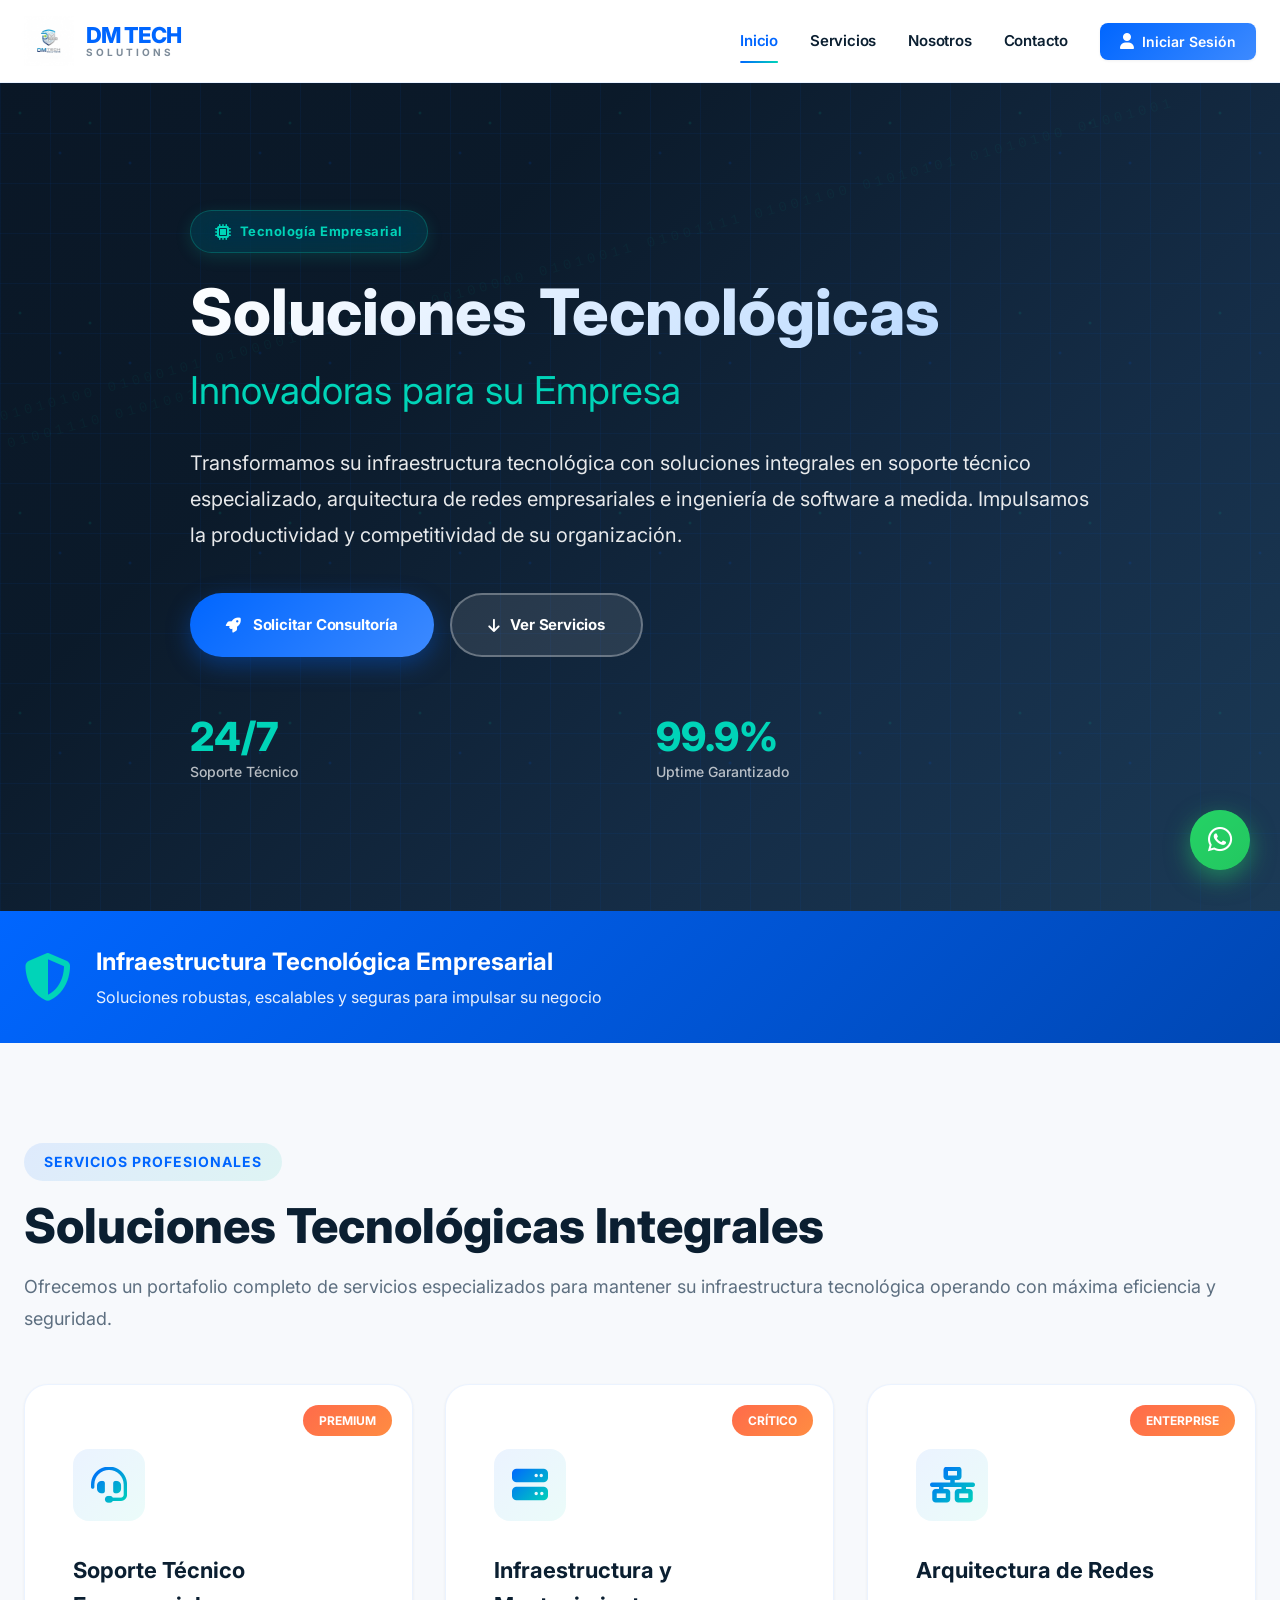
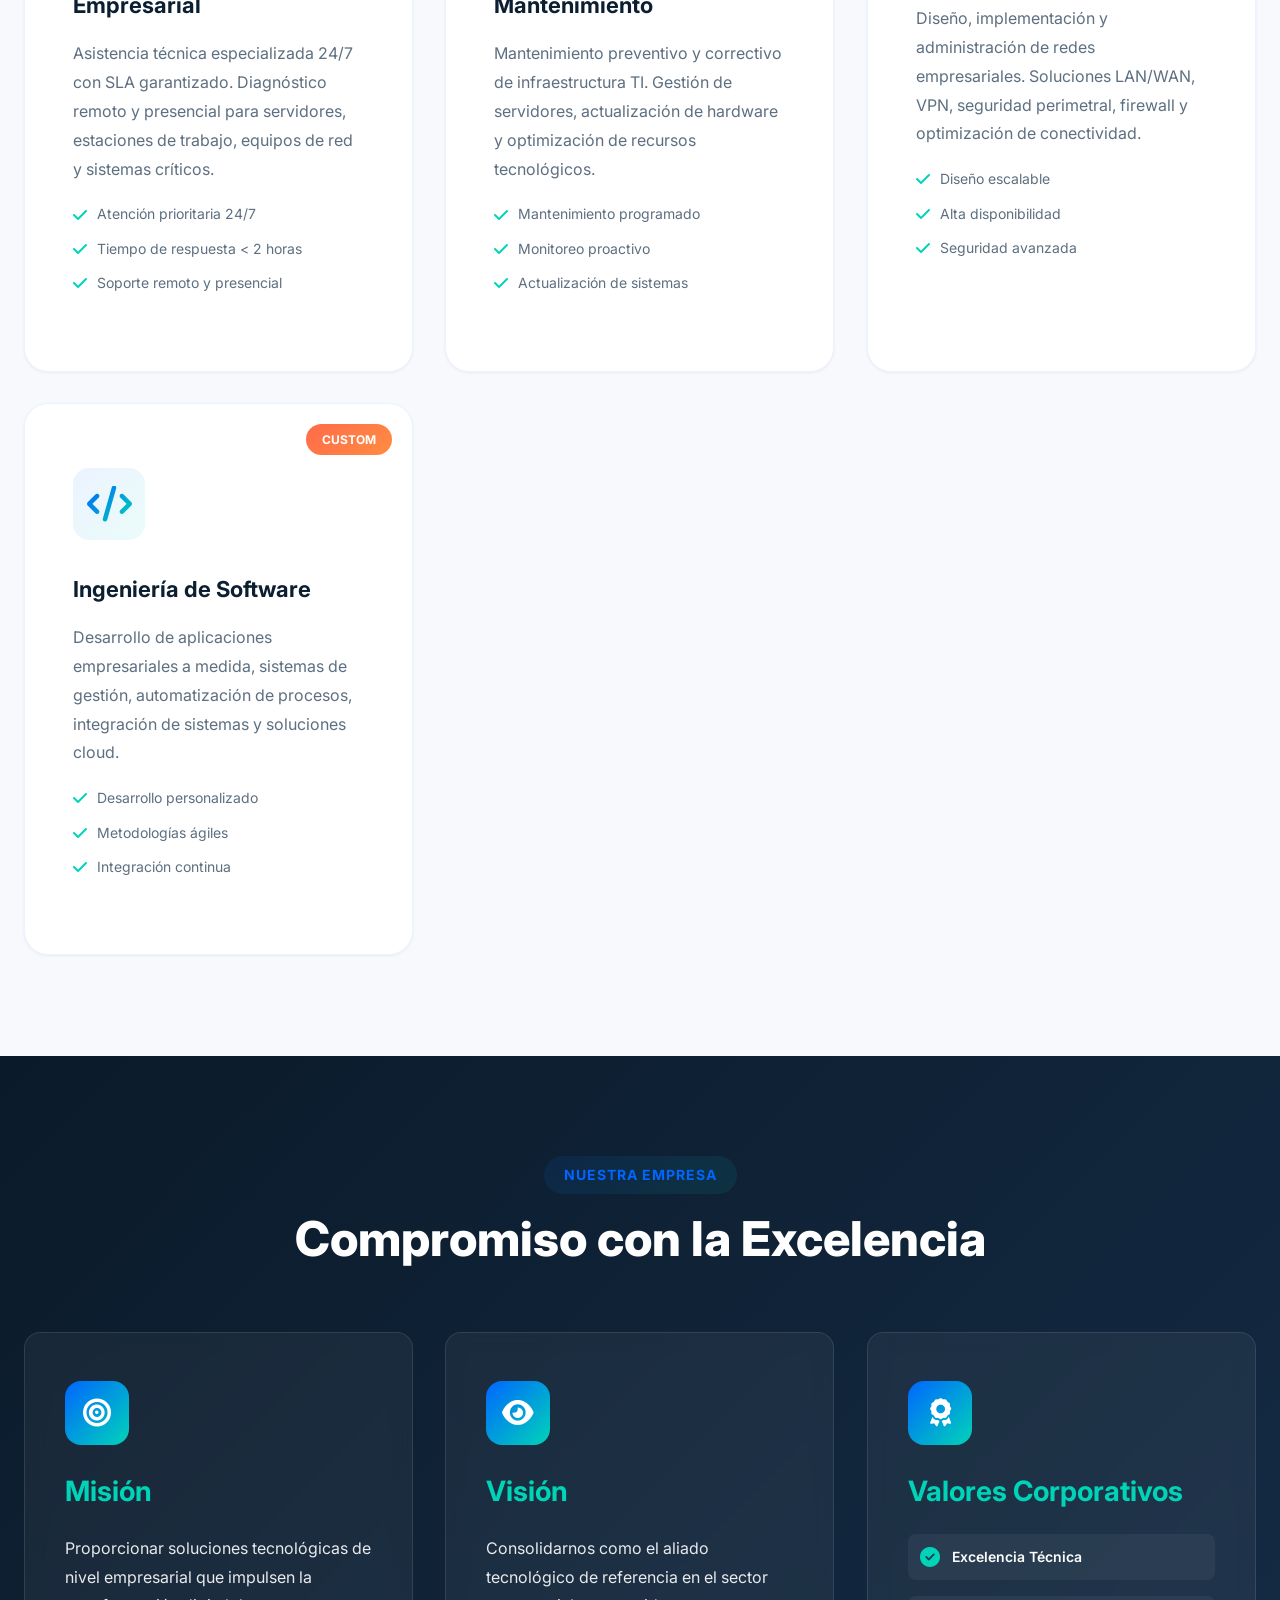
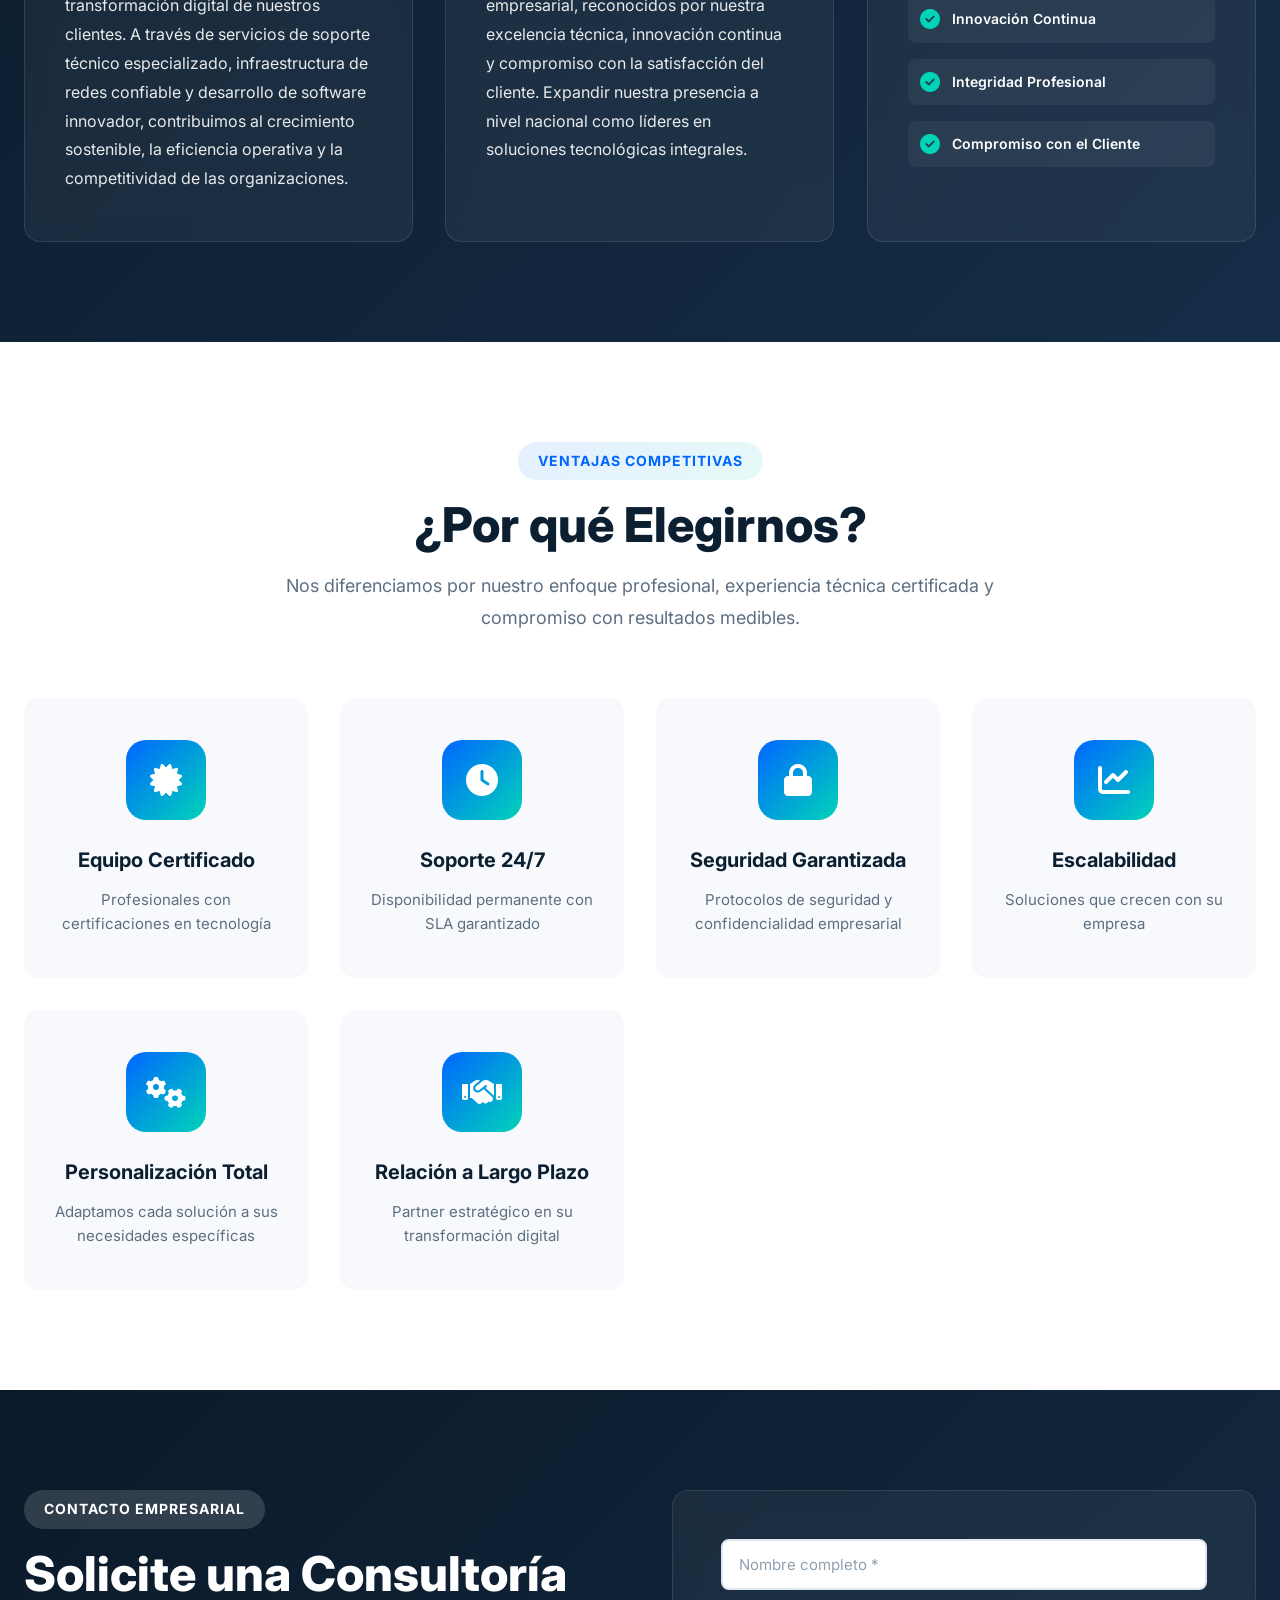
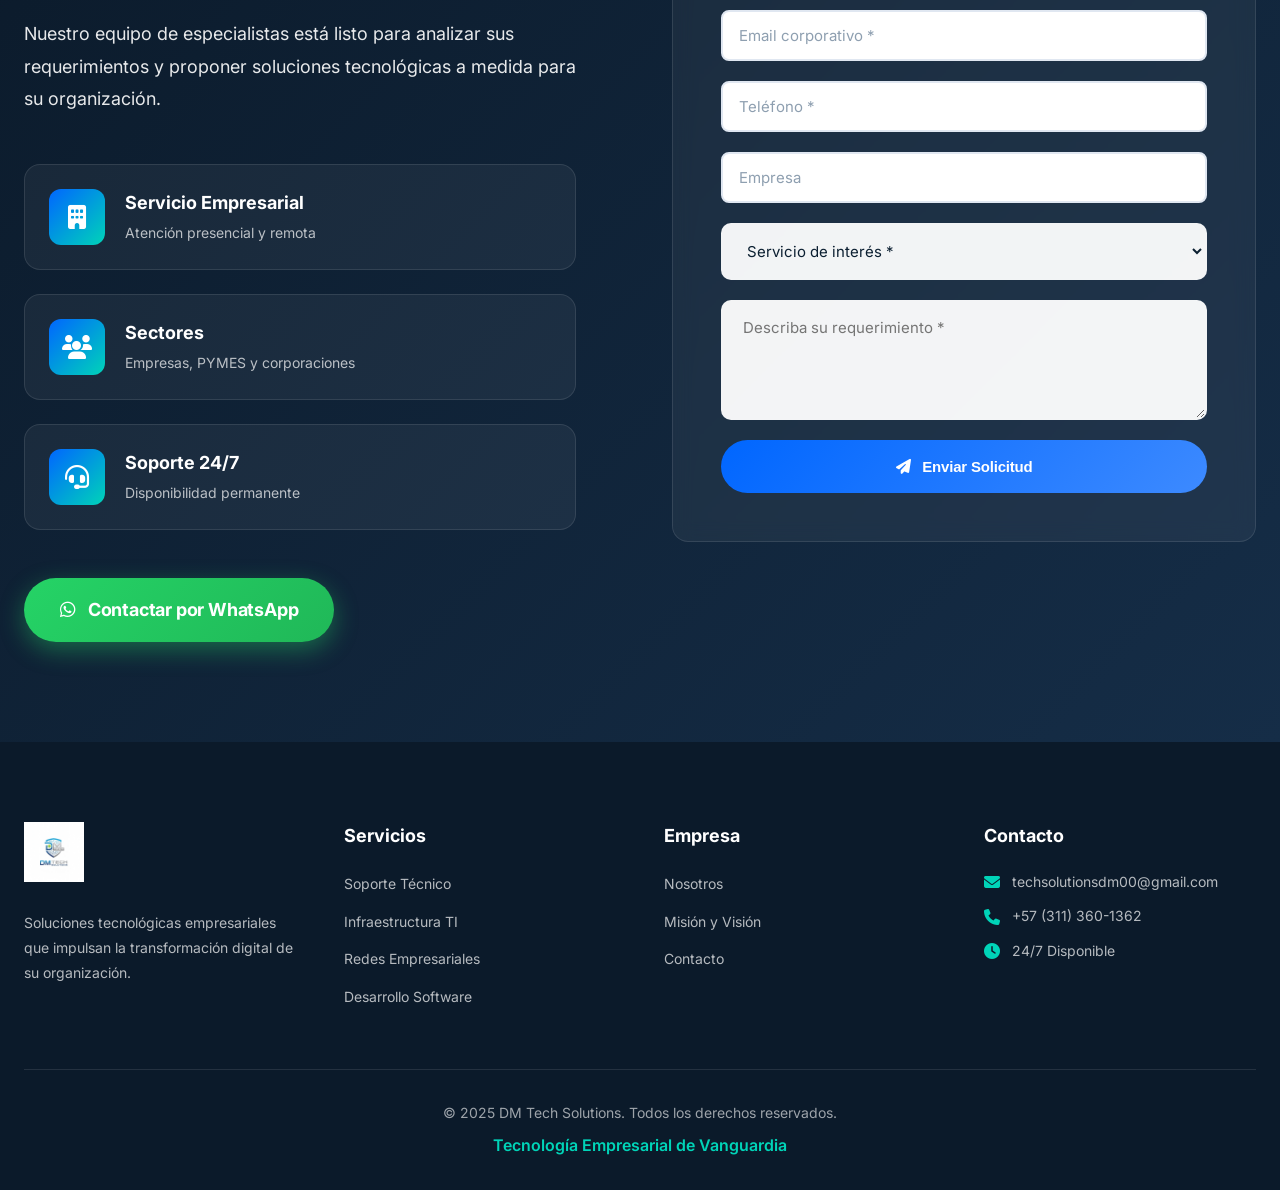
<file: index.html>
<!DOCTYPE html>
<html lang="es">
<head>
    <meta charset="UTF-8">
    <meta name="viewport" content="width=device-width, initial-scale=1.0">
    <meta name="description" content="DM Tech Solutions - Soluciones tecnológicas empresariales. Soporte técnico especializado, infraestructura de redes y desarrollo de software a medida.">
    <meta name="keywords" content="soporte técnico, infraestructura TI, redes empresariales, desarrollo software, consultoría tecnológica">
    <meta name="author" content="DM Tech Solutions">
    <meta name="theme-color" content="#0066FF">
    
    <!-- Open Graph / Facebook -->
    <meta property="og:type" content="website">
    <meta property="og:title" content="DM Tech Solutions | Tecnología Empresarial">
    <meta property="og:description" content="Soluciones tecnológicas empresariales de vanguardia">
    <meta property="og:image" content="images/logo.jpeg">
    
    <title>DM Tech Solutions | Tecnología Empresarial de Vanguardia</title>
    <link rel="stylesheet" href="css/styles.css">
    <link rel="stylesheet" href="https://cdnjs.cloudflare.com/ajax/libs/font-awesome/6.4.0/css/all.min.css">
    <link rel="preconnect" href="https://fonts.googleapis.com">
    <link rel="preconnect" href="https://fonts.gstatic.com" crossorigin>
    <link href="https://fonts.googleapis.com/css2?family=Inter:wght@300;400;500;600;700;800&display=swap" rel="stylesheet">
</head>
<body>
    <!-- Header -->
    <header class="header">
        <div class="container">
            <div class="logo">
                <img src="images/logo.jpeg" alt="DM Tech Solutions Logo" class="logo-img">
                <div class="logo-text">
                    <span class="logo-name">DM TECH</span>
                    <span class="logo-tagline">SOLUTIONS</span>
                </div>
            </div>
            <nav class="nav">
                <a href="#inicio">Inicio</a>
                <a href="#servicios">Servicios</a>
                <a href="#nosotros">Nosotros</a>
                <a href="#contacto">Contacto</a>
                <button class="btn-login" id="btnLogin">
                    <i class="fas fa-user"></i> Iniciar Sesión
                </button>
            </nav>
        </div>
    </header>

    <!-- Hero Section -->
    <section id="inicio" class="hero">
        <div class="tech-background">
            <div class="grid-overlay"></div>
            <div class="particles"></div>
        </div>
        <div class="container">
            <div class="hero-content">
                <div class="hero-badge">
                    <i class="fas fa-microchip"></i>
                    <span>Tecnología Empresarial</span>
                </div>
                <h1 class="hero-title">
                    <span class="hero-main">Soluciones Tecnológicas</span>
                    <span class="hero-sub">Innovadoras para su Empresa</span>
                </h1>
                <p class="hero-description">
                    Transformamos su infraestructura tecnológica con soluciones integrales en soporte técnico especializado, 
                    arquitectura de redes empresariales e ingeniería de software a medida. Impulsamos la productividad y 
                    competitividad de su organización.
                </p>
                <div class="hero-buttons">
                    <a href="#contacto" class="btn btn-primary">
                        <i class="fas fa-rocket"></i> Solicitar Consultoría
                    </a>
                    <a href="#servicios" class="btn btn-secondary">
                        <i class="fas fa-arrow-down"></i> Ver Servicios
                    </a>
                </div>
                <div class="hero-stats">
                    <div class="stat">
                        <span class="stat-number">24/7</span>
                        <span class="stat-label">Soporte Técnico</span>
                    </div>
                    <div class="stat">
                        <span class="stat-number">99.9%</span>
                        <span class="stat-label">Uptime Garantizado</span>
                    </div>
                </div>
            </div>
        </div>
    </section>

    <!-- Tech Banner -->
    <section class="tech-banner">
        <div class="container">
            <div class="banner-content">
                <i class="fas fa-shield-alt"></i>
                <div class="banner-text">
                    <h3>Infraestructura Tecnológica Empresarial</h3>
                    <p>Soluciones robustas, escalables y seguras para impulsar su negocio</p>
                </div>
            </div>
        </div>
    </section>

    <!-- Services Section -->
    <section id="servicios" class="services">
        <div class="container">
            <div class="section-header">
                <span class="section-tag">Servicios Profesionales</span>
                <h2 class="section-title">Soluciones Tecnológicas Integrales</h2>
                <p class="section-description">
                    Ofrecemos un portafolio completo de servicios especializados para mantener su infraestructura 
                    tecnológica operando con máxima eficiencia y seguridad.
                </p>
            </div>
            <div class="services-grid">
                <div class="service-card">
                    <div class="service-icon">
                        <i class="fas fa-headset"></i>
                    </div>
                    <div class="service-badge">Premium</div>
                    <h3>Soporte Técnico Empresarial</h3>
                    <p>Asistencia técnica especializada 24/7 con SLA garantizado. Diagnóstico remoto y presencial para servidores, estaciones de trabajo, equipos de red y sistemas críticos.</p>
                    <ul class="service-features">
                        <li><i class="fas fa-check"></i> Atención prioritaria 24/7</li>
                        <li><i class="fas fa-check"></i> Tiempo de respuesta &lt; 2 horas</li>
                        <li><i class="fas fa-check"></i> Soporte remoto y presencial</li>
                    </ul>
                </div>
                
                <div class="service-card">
                    <div class="service-icon">
                        <i class="fas fa-server"></i>
                    </div>
                    <div class="service-badge">Crítico</div>
                    <h3>Infraestructura y Mantenimiento</h3>
                    <p>Mantenimiento preventivo y correctivo de infraestructura TI. Gestión de servidores, actualización de hardware y optimización de recursos tecnológicos.</p>
                    <ul class="service-features">
                        <li><i class="fas fa-check"></i> Mantenimiento programado</li>
                        <li><i class="fas fa-check"></i> Monitoreo proactivo</li>
                        <li><i class="fas fa-check"></i> Actualización de sistemas</li>
                    </ul>
                </div>
                
                <div class="service-card">
                    <div class="service-icon">
                        <i class="fas fa-network-wired"></i>
                    </div>
                    <div class="service-badge">Enterprise</div>
                    <h3>Arquitectura de Redes</h3>
                    <p>Diseño, implementación y administración de redes empresariales. Soluciones LAN/WAN, VPN, seguridad perimetral, firewall y optimización de conectividad.</p>
                    <ul class="service-features">
                        <li><i class="fas fa-check"></i> Diseño escalable</li>
                        <li><i class="fas fa-check"></i> Alta disponibilidad</li>
                        <li><i class="fas fa-check"></i> Seguridad avanzada</li>
                    </ul>
                </div>
                
                <div class="service-card">
                    <div class="service-icon">
                        <i class="fas fa-code"></i>
                    </div>
                    <div class="service-badge">Custom</div>
                    <h3>Ingeniería de Software</h3>
                    <p>Desarrollo de aplicaciones empresariales a medida, sistemas de gestión, automatización de procesos, integración de sistemas y soluciones cloud.</p>
                    <ul class="service-features">
                        <li><i class="fas fa-check"></i> Desarrollo personalizado</li>
                        <li><i class="fas fa-check"></i> Metodologías ágiles</li>
                        <li><i class="fas fa-check"></i> Integración continua</li>
                    </ul>
                </div>
            </div>
        </div>
    </section>

    <!-- Mission & Vision Section -->
    <section id="nosotros" class="mission-vision">
        <div class="container">
            <div class="section-header centered">
                <span class="section-tag">Nuestra Empresa</span>
                <h2 class="section-title light">Compromiso con la Excelencia</h2>
            </div>
            <div class="mv-grid">
                <div class="mv-card">
                    <div class="mv-icon">
                        <i class="fas fa-bullseye"></i>
                    </div>
                    <h3>Misión</h3>
                    <p>
                        Proporcionar soluciones tecnológicas de nivel empresarial que impulsen la transformación digital 
                        de nuestros clientes. A través de servicios de soporte técnico especializado, infraestructura de 
                        redes confiable y desarrollo de software innovador, contribuimos al crecimiento sostenible, la 
                        eficiencia operativa y la competitividad de las organizaciones.
                    </p>
                </div>
                
                <div class="mv-card">
                    <div class="mv-icon">
                        <i class="fas fa-eye"></i>
                    </div>
                    <h3>Visión</h3>
                    <p>
                        Consolidarnos como el aliado tecnológico de referencia en el sector empresarial, reconocidos por 
                        nuestra excelencia técnica, innovación continua y compromiso con la satisfacción del cliente. 
                        Expandir nuestra presencia a nivel nacional como líderes en soluciones tecnológicas integrales.
                    </p>
                </div>

                <div class="mv-card mv-values">
                    <div class="mv-icon">
                        <i class="fas fa-award"></i>
                    </div>
                    <h3>Valores Corporativos</h3>
                    <div class="values-list">
                        <div class="value-item">
                            <i class="fas fa-check-circle"></i>
                            <span>Excelencia Técnica</span>
                        </div>
                        <div class="value-item">
                            <i class="fas fa-check-circle"></i>
                            <span>Innovación Continua</span>
                        </div>
                        <div class="value-item">
                            <i class="fas fa-check-circle"></i>
                            <span>Integridad Profesional</span>
                        </div>
                        <div class="value-item">
                            <i class="fas fa-check-circle"></i>
                            <span>Compromiso con el Cliente</span>
                        </div>
                    </div>
                </div>
            </div>
        </div>
    </section>

    <!-- Why Choose Us Section -->
    <section class="why-us">
        <div class="container">
            <div class="section-header centered">
                <span class="section-tag">Ventajas Competitivas</span>
                <h2 class="section-title">¿Por qué Elegirnos?</h2>
                <p class="section-description">
                    Nos diferenciamos por nuestro enfoque profesional, experiencia técnica certificada y 
                    compromiso con resultados medibles.
                </p>
            </div>
            <div class="features-grid">
                <div class="feature">
                    <div class="feature-icon">
                        <i class="fas fa-certificate"></i>
                    </div>
                    <h4>Equipo Certificado</h4>
                    <p>Profesionales con certificaciones en tecnología</p>
                </div>
                <div class="feature">
                    <div class="feature-icon">
                        <i class="fas fa-clock"></i>
                    </div>
                    <h4>Soporte 24/7</h4>
                    <p>Disponibilidad permanente con SLA garantizado</p>
                </div>
                <div class="feature">
                    <div class="feature-icon">
                        <i class="fas fa-lock"></i>
                    </div>
                    <h4>Seguridad Garantizada</h4>
                    <p>Protocolos de seguridad y confidencialidad empresarial</p>
                </div>
                <div class="feature">
                    <div class="feature-icon">
                        <i class="fas fa-chart-line"></i>
                    </div>
                    <h4>Escalabilidad</h4>
                    <p>Soluciones que crecen con su empresa</p>
                </div>
                <div class="feature">
                    <div class="feature-icon">
                        <i class="fas fa-cogs"></i>
                    </div>
                    <h4>Personalización Total</h4>
                    <p>Adaptamos cada solución a sus necesidades específicas</p>
                </div>
                <div class="feature">
                    <div class="feature-icon">
                        <i class="fas fa-handshake"></i>
                    </div>
                    <h4>Relación a Largo Plazo</h4>
                    <p>Partner estratégico en su transformación digital</p>
                </div>
            </div>
        </div>
    </section>

    <!-- Contact Section -->
    <section id="contacto" class="contact">
        <div class="container">
            <div class="contact-wrapper">
                <div class="contact-info-section">
                    <div class="section-header">
                        <span class="section-tag light">Contacto Empresarial</span>
                        <h2 class="section-title light">Solicite una Consultoría</h2>
                        <p class="section-description light">
                            Nuestro equipo de especialistas está listo para analizar sus requerimientos y 
                            proponer soluciones tecnológicas a medida para su organización.
                        </p>
                    </div>
                    
                    <div class="contact-methods">
                        <div class="contact-method">
                            <div class="method-icon">
                                <i class="fas fa-building"></i>
                            </div>
                            <div class="method-info">
                                <h4>Servicio Empresarial</h4>
                                <p>Atención presencial y remota</p>
                            </div>
                        </div>
                        
                        <div class="contact-method">
                            <div class="method-icon">
                                <i class="fas fa-users"></i>
                            </div>
                            <div class="method-info">
                                <h4>Sectores</h4>
                                <p>Empresas, PYMES y corporaciones</p>
                            </div>
                        </div>
                        
                        <div class="contact-method">
                            <div class="method-icon">
                                <i class="fas fa-headset"></i>
                            </div>
                            <div class="method-info">
                                <h4>Soporte 24/7</h4>
                                <p>Disponibilidad permanente</p>
                            </div>
                        </div>
                    </div>
                    
                    <a href="https://wa.me/573113601362" target="_blank" rel="noopener noreferrer" class="btn btn-whatsapp">
                        <i class="fab fa-whatsapp"></i> Contactar por WhatsApp
                    </a>
                </div>
                
                <div class="contact-form-section">
                    <form class="contact-form" id="contactForm">
                        <div class="form-group">
                            <input type="text" id="nombre" placeholder="Nombre completo *" required>
                        </div>
                        <div class="form-group">
                            <input type="email" id="email" placeholder="Email corporativo *" required>
                        </div>
                        <div class="form-group">
                            <input type="tel" id="telefono" placeholder="Teléfono *" required>
                        </div>
                        <div class="form-group">
                            <input type="text" id="empresa" placeholder="Empresa">
                        </div>
                        <div class="form-group">
                            <select id="servicio" title="Servicio de interés" required>
                                <option value="">Servicio de interés *</option>
                                <option value="soporte">Soporte Técnico</option>
                                <option value="infraestructura">Infraestructura TI</option>
                                <option value="redes">Arquitectura de Redes</option>
                                <option value="desarrollo">Desarrollo de Software</option>
                                <option value="consultoria">Consultoría General</option>
                            </select>
                        </div>
                        <div class="form-group">
                            <textarea id="mensaje" rows="4" placeholder="Describa su requerimiento *" required></textarea>
                        </div>
                        <button type="submit" class="btn btn-submit">
                            <i class="fas fa-paper-plane"></i> Enviar Solicitud
                        </button>
                    </form>
                </div>
            </div>
        </div>
    </section>

    <!-- Footer -->
    <footer class="footer">
        <div class="container">
            <div class="footer-content">
                <div class="footer-section">
                    <img src="images/logo.jpeg" alt="DM Tech Solutions" class="footer-logo">
                    <p class="footer-description">
                        Soluciones tecnológicas empresariales que impulsan la transformación digital 
                        de su organización.
                    </p>
                </div>
                
                <div class="footer-section">
                    <h4>Servicios</h4>
                    <ul class="footer-links">
                        <li><a href="#servicios">Soporte Técnico</a></li>
                        <li><a href="#servicios">Infraestructura TI</a></li>
                        <li><a href="#servicios">Redes Empresariales</a></li>
                        <li><a href="#servicios">Desarrollo Software</a></li>
                    </ul>
                </div>
                
                <div class="footer-section">
                    <h4>Empresa</h4>
                    <ul class="footer-links">
                        <li><a href="#nosotros">Nosotros</a></li>
                        <li><a href="#nosotros">Misión y Visión</a></li>
                        <li><a href="#contacto">Contacto</a></li>
                    </ul>
                </div>
                
                <div class="footer-section">
                    <h4>Contacto</h4>
                    <div class="footer-contact">
                        <p><i class="fas fa-envelope"></i> techsolutionsdm00@gmail.com</p>
                        <p><i class="fas fa-phone"></i> +57 (311) 360-1362</p>
                        <p><i class="fas fa-clock"></i> 24/7 Disponible</p>
                    </div>
                </div>
            </div>
            
            <div class="footer-bottom">
                <p class="footer-copy">&copy; 2025 DM Tech Solutions. Todos los derechos reservados.</p>
                <p class="footer-slogan">Tecnología Empresarial de Vanguardia</p>
            </div>
        </div>
    </footer>

    <!-- Botón Flotante de WhatsApp -->
    <a href="https://wa.me/573113601362" target="_blank" rel="noopener noreferrer" class="whatsapp-float" aria-label="Contactar por WhatsApp">
        <i class="fab fa-whatsapp"></i>
        <span class="whatsapp-text">Contáctanos</span>
    </a>

    <!-- Modal de Login -->
    <div id="loginModal" class="modal-login">
        <div class="modal-content-login">
            <div class="modal-header-login">
                <h2><i class="fas fa-user-circle"></i> Iniciar Sesión</h2>
                <button class="close-modal" id="closeModal">
                    <i class="fas fa-times"></i>
                </button>
            </div>
            <div class="modal-body-login">
                <form id="loginForm" method="POST">
                    <div class="form-group">
                        <label for="correo">
                            <i class="fas fa-envelope"></i> Correo Electrónico
                        </label>
                        <input 
                            type="email" 
                            id="correo" 
                            name="correo" 
                            placeholder="ejemplo@correo.com" 
                            required
                            autocomplete="email">
                    </div>
                    <div class="form-group">
                        <label for="password">
                            <i class="fas fa-lock"></i> Contraseña
                        </label>
                        <input 
                            type="password" 
                            id="password" 
                            name="password" 
                            placeholder="••••••••" 
                            required
                            autocomplete="current-password">
                    </div>
                    <div class="form-options">
                        <label class="remember-me">
                            <input type="checkbox" id="remember" name="remember">
                            <span>Recordarme</span>
                        </label>
                        <a href="#" class="forgot-password">¿Olvidaste tu contraseña?</a>
                    </div>
                    <div id="loginMessage" class="login-message"></div>
                    <button type="submit" class="btn-submit-login">
                        <i class="fas fa-sign-in-alt"></i> Iniciar Sesión
                    </button>
                </form>
            </div>
        </div>
    </div>

    <script src="js/main.js"></script>
</body>
</html>
</file>
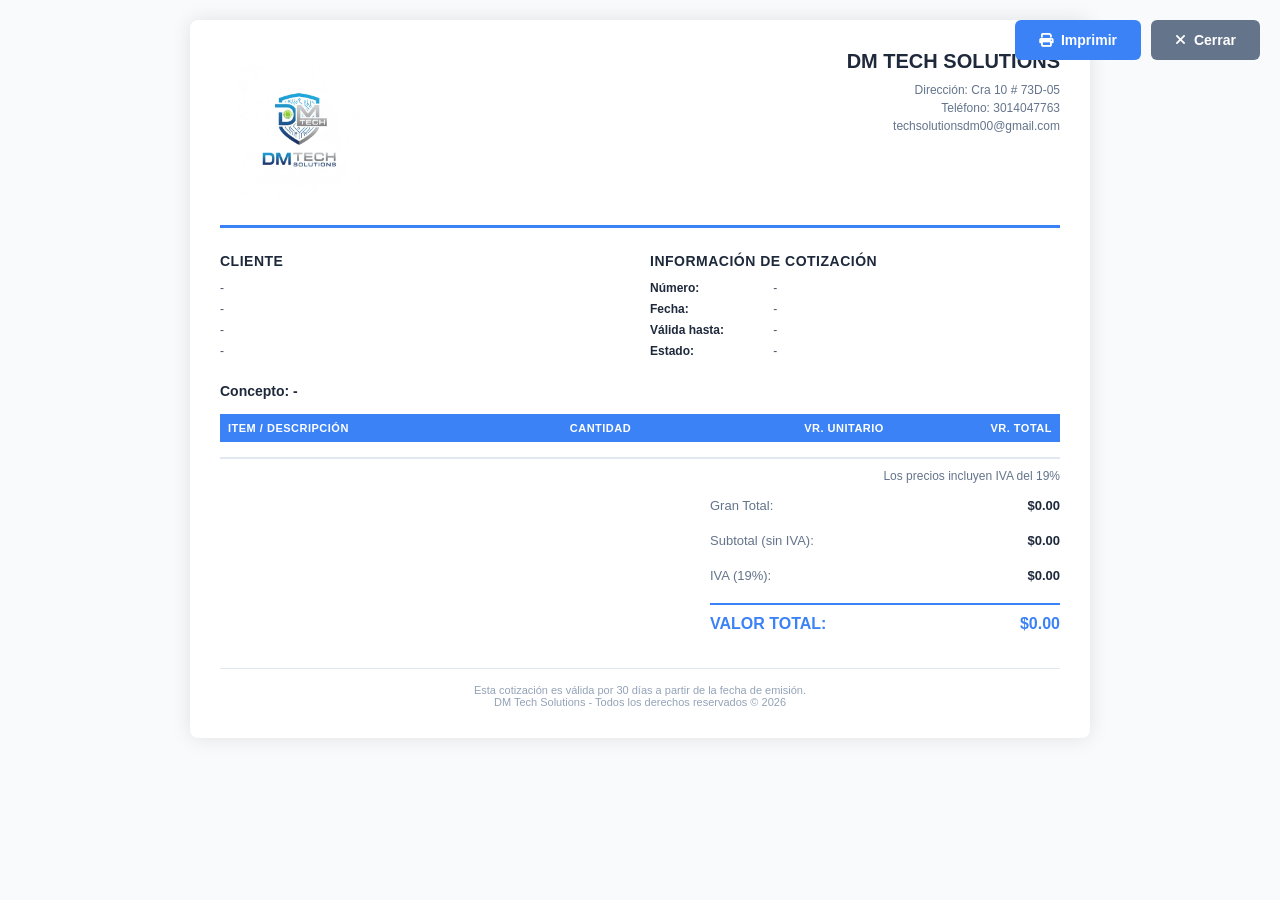
<file: ver_cotizacion.html>
<!DOCTYPE html>
<html lang="es">
<head>
    <meta charset="UTF-8">
    <meta name="viewport" content="width=device-width, initial-scale=1.0">
    <title>Cotización - DM Tech Solutions</title>
    <link rel="stylesheet" href="https://cdnjs.cloudflare.com/ajax/libs/font-awesome/6.4.0/css/all.min.css">
    <style>
        * {
            margin: 0;
            padding: 0;
            box-sizing: border-box;
        }

        body {
            font-family: 'Segoe UI', Tahoma, Geneva, Verdana, sans-serif;
            background-color: #f8fafc;
            padding: 20px;
        }

        .container {
            max-width: 900px;
            margin: 0 auto;
            background: white;
            padding: 30px;
            box-shadow: 0 0 20px rgba(0, 0, 0, 0.1);
            border-radius: 8px;
        }

        .header {
            display: flex;
            justify-content: space-between;
            align-items: flex-start;
            margin-bottom: 25px;
            padding-bottom: 15px;
            border-bottom: 3px solid #3b82f6;
        }

        .logo {
            max-width: 160px;
            height: auto;
        }

        .company-info {
            text-align: right;
        }

        .company-info h1 {
            color: #1e293b;
            font-size: 20px;
            margin-bottom: 8px;
        }

        .company-info p {
            color: #64748b;
            font-size: 12px;
            line-height: 1.5;
        }

        .cotizacion-info {
            display: grid;
            grid-template-columns: 1fr 1fr;
            gap: 20px;
            margin-bottom: 20px;
        }

        .info-section h3 {
            color: #1e293b;
            font-size: 14px;
            margin-bottom: 10px;
            font-weight: 600;
            text-transform: uppercase;
            letter-spacing: 0.5px;
        }

        .info-section p {
            color: #475569;
            font-size: 12px;
            line-height: 1.5;
            margin: 3px 0;
        }

        .info-section strong {
            color: #1e293b;
            display: inline-block;
            width: 120px;
        }

        .items-table {
            width: 100%;
            border-collapse: collapse;
            margin: 15px 0;
        }

        .items-table thead {
            background-color: #3b82f6;
            color: white;
        }

        .items-table th {
            padding: 8px;
            text-align: left;
            font-weight: 600;
            font-size: 11px;
            text-transform: uppercase;
            letter-spacing: 0.5px;
        }

        .items-table th:last-child,
        .items-table td:last-child {
            text-align: right;
        }

        .items-table tbody tr {
            border-bottom: 1px solid #e2e8f0;
        }

        .items-table tbody tr:hover {
            background-color: #f8fafc;
        }

        .items-table td {
            padding: 8px;
            font-size: 12px;
            color: #475569;
        }

        .items-table td:first-child {
            font-weight: 500;
            color: #1e293b;
        }

        .totals {
            margin-top: 15px;
            padding-top: 10px;
            border-top: 2px solid #e2e8f0;
        }

        .totals-grid {
            display: flex;
            flex-direction: column;
            align-items: flex-end;
            gap: 10px;
        }

        .total-row {
            display: flex;
            justify-content: space-between;
            width: 350px;
            padding: 5px 0;
            font-size: 13px;
        }

        .total-row span:first-child {
            color: #64748b;
        }

        .total-row strong {
            color: #1e293b;
        }

        .total-final {
            border-top: 2px solid #3b82f6;
            padding-top: 10px;
            margin-top: 5px;
            font-size: 16px;
            font-weight: 700;
        }

        .total-final span:first-child {
            color: #3b82f6;
        }

        .total-final strong {
            color: #3b82f6;
        }

        .footer {
            margin-top: 30px;
            padding-top: 15px;
            border-top: 1px solid #e2e8f0;
            text-align: center;
            color: #94a3b8;
            font-size: 11px;
        }

        .actions {
            position: fixed;
            top: 20px;
            right: 20px;
            display: flex;
            gap: 10px;
        }

        .btn {
            padding: 12px 24px;
            border: none;
            border-radius: 6px;
            cursor: pointer;
            font-size: 14px;
            font-weight: 600;
            display: flex;
            align-items: center;
            gap: 8px;
            transition: all 0.3s;
        }

        .btn-print {
            background-color: #3b82f6;
            color: white;
        }

        .btn-print:hover {
            background-color: #2563eb;
        }

        .btn-back {
            background-color: #64748b;
            color: white;
        }

        .btn-back:hover {
            background-color: #475569;
        }

        .status-badge {
            display: inline-block;
            padding: 4px 12px;
            border-radius: 12px;
            font-size: 12px;
            font-weight: 600;
            text-transform: uppercase;
        }

        .status-borrador {
            background-color: #fef3c7;
            color: #92400e;
        }

        .status-enviada {
            background-color: #dbeafe;
            color: #1e40af;
        }

        .status-aceptada {
            background-color: #d1fae5;
            color: #065f46;
        }

        @media print {
            body {
                padding: 0;
                background: white;
                margin: 0;
            }

            .container {
                box-shadow: none;
                padding: 15px;
                max-width: 100%;
            }

            .actions {
                display: none;
            }

            .header {
                margin-bottom: 15px;
                padding-bottom: 10px;
            }

            .logo {
                max-width: 150px;
            }

            .company-info h1 {
                font-size: 18px;
                margin-bottom: 5px;
            }

            .company-info p {
                font-size: 11px;
                line-height: 1.4;
            }

            .cotizacion-info {
                gap: 15px;
                margin-bottom: 15px;
            }

            .info-section h3 {
                font-size: 12px;
                margin-bottom: 8px;
            }

            .info-section p {
                font-size: 11px;
                line-height: 1.4;
                margin: 2px 0;
            }

            .items-table {
                margin: 10px 0;
            }

            .items-table th {
                padding: 6px;
                font-size: 10px;
            }

            .items-table td {
                padding: 6px;
                font-size: 11px;
            }

            .items-table thead {
                print-color-adjust: exact;
                -webkit-print-color-adjust: exact;
            }

            .totals {
                margin-top: 10px;
                padding-top: 8px;
            }

            .totals-grid p {
                font-size: 10px;
                margin-bottom: 5px;
            }

            .total-row {
                padding: 3px 0;
                font-size: 12px;
            }

            .total-final {
                padding-top: 8px;
                margin-top: 5px;
                font-size: 14px;
            }

            .footer {
                margin-top: 15px;
                padding-top: 10px;
                font-size: 10px;
            }

            h3 {
                font-size: 12px !important;
                margin-bottom: 8px !important;
            }
        }
    </style>
</head>
<body>
    <div class="actions">
        <button class="btn btn-print" onclick="window.print()">
            <i class="fas fa-print"></i> Imprimir
        </button>
        <button class="btn btn-back" onclick="window.close()">
            <i class="fas fa-times"></i> Cerrar
        </button>
    </div>

    <div class="container" id="cotizacion-content">
        <div class="header">
            <img src="images/logo.jpeg" alt="DM Tech Solutions" class="logo">
            <div class="company-info">
                <h1>DM TECH SOLUTIONS</h1>
                <p>Dirección: Cra 10 # 73D-05</p>
                <p>Teléfono: 3014047763</p>
                <p>techsolutionsdm00@gmail.com</p>
            </div>
        </div>

        <div class="cotizacion-info">
            <div class="info-section">
                <h3>Cliente</h3>
                <p id="cliente-nombre">-</p>
                <p id="cliente-empresa">-</p>
                <p id="cliente-telefono">-</p>
                <p id="cliente-direccion">-</p>
            </div>
            <div class="info-section">
                <h3>Información de Cotización</h3>
                <p><strong>Número:</strong> <span id="cot-numero">-</span></p>
                <p><strong>Fecha:</strong> <span id="cot-fecha">-</span></p>
                <p><strong>Válida hasta:</strong> <span id="cot-vencimiento">-</span></p>
                <p><strong>Estado:</strong> <span id="cot-estado">-</span></p>
            </div>
        </div>

        <h3 style="color: #1e293b; margin-bottom: 10px; font-size: 14px;">Concepto: <span id="cot-titulo">-</span></h3>
        <p id="cot-descripcion" style="color: #64748b; font-size: 12px; margin-bottom: 15px; line-height: 1.6;"></p>

        <table class="items-table">
            <thead>
                <tr>
                    <th>Item / Descripción</th>
                    <th style="text-align: center;">Cantidad</th>
                    <th style="text-align: right;">Vr. Unitario</th>
                    <th style="text-align: right;">Vr. Total</th>
                </tr>
            </thead>
            <tbody id="items-tbody">
                <!-- Items se cargarán aquí -->
            </tbody>
        </table>

        <div class="totals">
            <p style="color: #64748b; font-size: 12px; text-align: right; margin-bottom: 10px;">
                Los precios incluyen IVA del 19%
            </p>
            <div class="totals-grid">
                <div class="total-row">
                    <span>Gran Total:</span>
                    <strong id="total-gran">$0.00</strong>
                </div>
                <div class="total-row">
                    <span>Subtotal (sin IVA):</span>
                    <strong id="total-subtotal">$0.00</strong>
                </div>
                <div class="total-row">
                    <span>IVA (19%):</span>
                    <strong id="total-iva">$0.00</strong>
                </div>
                <div class="total-row total-final">
                    <span>VALOR TOTAL:</span>
                    <strong id="total-final">$0.00</strong>
                </div>
            </div>
        </div>

        <div class="footer">
            <p>Esta cotización es válida por <span id="validez-dias">30</span> días a partir de la fecha de emisión.</p>
            <p>DM Tech Solutions - Todos los derechos reservados © <span id="current-year"></span></p>
        </div>
    </div>

    <script>
        document.getElementById('current-year').textContent = new Date().getFullYear();

        // Obtener ID de la cotización de la URL
        const urlParams = new URLSearchParams(window.location.search);
        const cotizacionId = urlParams.get('id');
        const modoSimple = urlParams.get('simple') === '1';

        if (!cotizacionId) {
            alert('ID de cotización no proporcionado');
            window.close();
        }

        // Cargar datos de la cotización
        async function cargarCotizacion() {
            try {
                const response = await fetch(`modules/cotizaciones/obtener_cotizacion.php?id=${cotizacionId}`);
                const data = await response.json();

                if (data.success) {
                    const cot = data.data;

                    // Información del cliente
                    document.getElementById('cliente-nombre').textContent = cot.cliente_nombre_actual || cot.cliente_nombre;
                    if (cot.cliente_empresa) {
                        document.getElementById('cliente-empresa').textContent = cot.cliente_empresa;
                    }
                    document.getElementById('cliente-telefono').textContent = `Tel: ${cot.cliente_telefono_actual || cot.cliente_telefono || '-'}`;
                    if (cot.cliente_direccion_actual || cot.cliente_direccion) {
                        document.getElementById('cliente-direccion').textContent = cot.cliente_direccion_actual || cot.cliente_direccion;
                    }

                    // Información de cotización
                    document.getElementById('cot-numero').textContent = cot.numero_cotizacion;
                    document.getElementById('cot-fecha').textContent = formatDate(cot.fecha_emision);
                    document.getElementById('cot-vencimiento').textContent = formatDate(cot.fecha_vencimiento);
                    document.getElementById('cot-titulo').textContent = cot.titulo;
                    document.getElementById('validez-dias').textContent = cot.validez_dias || 30;
                    
                    // Mostrar descripción si existe
                    const descripcionElement = document.getElementById('cot-descripcion');
                    if (cot.descripcion && cot.descripcion.trim() !== '') {
                        descripcionElement.textContent = cot.descripcion;
                        descripcionElement.style.display = 'block';
                    } else {
                        descripcionElement.style.display = 'none';
                    }

                    // Estado
                    const estadoBadge = getEstadoBadge(cot.estado);
                    document.getElementById('cot-estado').innerHTML = estadoBadge;

                    // Items
                    const tbody = document.getElementById('items-tbody');
                    tbody.innerHTML = '';
                    cot.items.forEach((item, index) => {
                        const row = document.createElement('tr');
                        row.innerHTML = `
                            <td><strong>${item.nombre}</strong>${item.descripcion ? '<br><small style="color: #94a3b8;">' + item.descripcion + '</small>' : ''}</td>
                            <td style="text-align: center;">${item.cantidad}</td>
                            <td style="text-align: right;">${formatMoney(item.precio_unitario)}</td>
                            <td style="text-align: right;"><strong>${formatMoney(item.subtotal)}</strong></td>
                        `;
                        tbody.appendChild(row);
                    });

                    // Totales
                    const granTotal = parseFloat(cot.total);
                    const subtotal = granTotal / 1.19;
                    const iva = granTotal - subtotal;

                    document.getElementById('total-gran').textContent = formatMoney(granTotal);
                    document.getElementById('total-subtotal').textContent = formatMoney(subtotal);
                    document.getElementById('total-iva').textContent = formatMoney(iva);
                    document.getElementById('total-final').textContent = formatMoney(granTotal);

                    // Si es modo simple, ocultar desglose
                    if (modoSimple) {
                        document.getElementById('total-gran').closest('.total-row').style.display = 'none';
                        document.getElementById('total-subtotal').closest('.total-row').style.display = 'none';
                        document.getElementById('total-iva').closest('.total-row').style.display = 'none';
                        
                        // Ocultar el párrafo informativo
                        const infoParrafo = document.querySelector('.totals p');
                        if (infoParrafo) infoParrafo.style.display = 'none';
                    }

                } else {
                    alert('Error: ' + data.message);
                    window.close();
                }
            } catch (error) {
                console.error('Error:', error);
                alert('Error al cargar la cotización');
                window.close();
            }
        }

        function formatMoney(value) {
            return new Intl.NumberFormat('es-CO', {
                style: 'currency',
                currency: 'COP',
                minimumFractionDigits: 0,
                maximumFractionDigits: 0
            }).format(value);
        }

        function formatDate(dateString) {
            if (!dateString) return '-';
            
            // Extraer solo la parte de fecha si viene con hora
            const datePart = dateString.split(' ')[0];
            
            try {
                const date = new Date(datePart + 'T00:00:00');
                if (isNaN(date.getTime())) {
                    return dateString; // Si no se puede parsear, devolver el string original
                }
                
                return date.toLocaleDateString('es-CO', {
                    year: 'numeric',
                    month: 'long',
                    day: 'numeric'
                });
            } catch (e) {
                console.error('Error formateando fecha:', e);
                return dateString;
            }
        }

        function getEstadoBadge(estado) {
            const badges = {
                'borrador': '<span class="status-badge status-borrador">Borrador</span>',
                'enviada': '<span class="status-badge status-enviada">Enviada</span>',
                'aceptada': '<span class="status-badge status-aceptada">Aceptada</span>'
            };
            return badges[estado] || `<span class="status-badge">${estado}</span>`;
        }

        // Cargar cotización al iniciar
        cargarCotizacion();
    </script>
</body>
</html>
</file>
<file: css/styles.css>
/* ========================================
   DM TECH SOLUTIONS - CORPORATE STYLES
   ======================================== */

/* Reset y Variables */
* {
    margin: 0;
    padding: 0;
    box-sizing: border-box;
}

:root {
    /* Colores empresariales tecnológicos - Refinados */
    --primary-color: #0066FF;
    --primary-dark: #0047B3;
    --primary-light: #3D8AFF;
    --secondary-color: #00D4B8;
    --accent-color: #FF6B4A;
    
    /* Colores de fondo - Minimalista */
    --bg-dark: #0B1A2A;
    --bg-medium: #152D47;
    --bg-light: #F7F9FC;
    --bg-white: #FFFFFF;
    --bg-card: #FFFFFF;
    --bg-glass: rgba(255, 255, 255, 0.03);
    
    /* Colores de texto - Jerarquía refinada */
    --text-primary: #0B1F31;
    --text-secondary: #5D6F80;
    --text-light: #8E9FB0;
    --text-white: #FFFFFF;
    
    /* Efectos y sombras - Más sutiles */
    --shadow-sm: 0 1px 3px rgba(10, 25, 41, 0.06);
    --shadow-md: 0 2px 12px rgba(10, 25, 41, 0.08);
    --shadow-lg: 0 8px 24px rgba(10, 25, 41, 0.12);
    --shadow-xl: 0 12px 40px rgba(10, 25, 41, 0.16);
    --shadow-glow: 0 0 40px rgba(0, 102, 255, 0.15);
    
    /* Sistema de espaciado modular */
    --space-xs: 4px;
    --space-sm: 8px;
    --space-md: 16px;
    --space-lg: 24px;
    --space-xl: 32px;
    --space-2xl: 48px;
    --space-3xl: 64px;
    
    /* Otros */
    --border-radius: 16px;
    --border-radius-sm: 8px;
    --border-radius-lg: 24px;
    --transition: all 0.35s cubic-bezier(0.4, 0, 0.2, 1);
    --transition-fast: all 0.2s cubic-bezier(0.4, 0, 0.2, 1);
    --whatsapp-color: #25D366;
}

/* Tipografía */
body {
    font-family: 'Inter', -apple-system, BlinkMacSystemFont, 'Segoe UI', Roboto, Oxygen, Ubuntu, Cantarell, sans-serif;
    line-height: 1.6;
    color: var(--text-primary);
    background-color: var(--bg-white);
    overflow-x: hidden;
}

html {
    scroll-behavior: smooth;
}

.container {
    max-width: 1280px;
    margin: 0 auto;
    padding: 0 24px;
}

/* ========================================
   HEADER
   ======================================== */
.header {
    background-color: rgba(255, 255, 255, 0.92);
    -webkit-backdrop-filter: blur(20px) saturate(180%);
    backdrop-filter: blur(20px) saturate(180%);
    box-shadow: 0 1px 0 rgba(0, 0, 0, 0.05);
    position: sticky;
    top: 0;
    z-index: 1000;
    padding: var(--space-md) 0;
    transition: var(--transition);
    border-bottom: 1px solid rgba(0, 102, 255, 0.08);
}

.header .container {
    display: flex;
    justify-content: space-between;
    align-items: center;
}

.logo {
    display: flex;
    align-items: center;
    gap: 12px;
    cursor: pointer;
    transition: var(--transition);
}

.logo:hover {
    transform: translateY(-2px);
}

.logo-img {
    height: 50px;
    width: auto;
    object-fit: contain;
}

.logo-text {
    display: flex;
    flex-direction: column;
    line-height: 1.2;
}

.logo-name {
    font-size: 22px;
    font-weight: 800;
    color: var(--primary-color);
    letter-spacing: -1px;
    line-height: 1;
}

.logo-tagline {
    font-size: 10px;
    font-weight: 700;
    color: var(--text-secondary);
    letter-spacing: 3px;
    text-transform: uppercase;
    opacity: 0.8;
}

.nav {
    display: flex;
    gap: 32px;
    align-items: center;
}

.nav a {
    color: var(--text-primary);
    text-decoration: none;
    font-weight: 600;
    font-size: 15px;
    position: relative;
    transition: var(--transition-fast);
    padding: var(--space-sm) 0;
    letter-spacing: -0.2px;
}

.nav a::after {
    content: '';
    position: absolute;
    bottom: -2px;
    left: 50%;
    transform: translateX(-50%);
    width: 0;
    height: 2px;
    background: linear-gradient(90deg, var(--primary-color), var(--secondary-color));
    transition: var(--transition);
    border-radius: 2px;
}

.nav a:hover {
    color: var(--primary-color);
    transform: translateY(-1px);
}

.nav a:hover::after {
    width: 100%;
}

.nav a.active::after {
    width: 100%;
}

/* ========================================
   HERO SECTION
   ======================================== */
.hero {
    position: relative;
    min-height: 92vh;
    display: flex;
    align-items: center;
    background: linear-gradient(135deg, #0A1726 0%, var(--bg-dark) 30%, var(--bg-medium) 70%, #1B3A56 100%);
    color: var(--text-white);
    overflow: hidden;
    padding: var(--space-3xl) 0;
}

.tech-background {
    position: absolute;
    top: 0;
    left: 0;
    right: 0;
    bottom: 0;
    z-index: 0;
    opacity: 0.6;
}

.grid-overlay {
    position: absolute;
    width: 100%;
    height: 100%;
    background-image: 
        linear-gradient(rgba(0, 102, 255, 0.1) 1px, transparent 1px),
        linear-gradient(90deg, rgba(0, 102, 255, 0.1) 1px, transparent 1px);
    background-size: 50px 50px;
    animation: gridMove 20s linear infinite;
}

@keyframes gridMove {
    0% { background-position: 0 0; }
    100% { background-position: 50px 50px; }
}

.particles {
    position: absolute;
    width: 100%;
    height: 100%;
    background-image: radial-gradient(2px 2px at 20px 30px, rgba(0, 201, 167, 0.3), transparent),
                      radial-gradient(2px 2px at 60px 70px, rgba(0, 102, 255, 0.3), transparent),
                      radial-gradient(2px 2px at 90px 40px, rgba(0, 201, 167, 0.3), transparent),
                      radial-gradient(2px 2px at 130px 80px, rgba(0, 102, 255, 0.3), transparent);
    background-size: 200px 200px;
    animation: particlesFloat 15s ease-in-out infinite;
}

@keyframes particlesFloat {
    0%, 100% { transform: translateY(0); }
    50% { transform: translateY(-20px); }
}

.hero-content {
    position: relative;
    z-index: 1;
    max-width: 900px;
}

.hero-badge {
    display: inline-flex;
    align-items: center;
    gap: var(--space-sm);
    background: rgba(0, 212, 184, 0.12);
    -webkit-backdrop-filter: blur(16px) saturate(180%);
    backdrop-filter: blur(16px) saturate(180%);
    border: 1px solid rgba(0, 212, 184, 0.25);
    padding: 10px 24px;
    border-radius: 100px;
    font-size: 13px;
    font-weight: 700;
    color: var(--secondary-color);
    margin-bottom: var(--space-lg);
    animation: fadeInDown 1s ease-out;
    letter-spacing: 0.5px;
    box-shadow: 0 4px 16px rgba(0, 212, 184, 0.15);
}

.hero-badge i {
    font-size: 16px;
}

.hero-title {
    display: flex;
    flex-direction: column;
    gap: 12px;
    margin-bottom: 24px;
}

.hero-main {
    font-size: clamp(2.5rem, 5vw, 4.5rem);
    font-weight: 800;
    line-height: 1.1;
    background: linear-gradient(135deg, #FFFFFF 0%, #B0D4FF 100%);
    -webkit-background-clip: text;
    -webkit-text-fill-color: transparent;
    background-clip: text;
    animation: fadeInUp 1s ease-out 0.2s both;
}

.hero-sub {
    font-size: clamp(1.5rem, 3vw, 2.5rem);
    font-weight: 400;
    color: var(--secondary-color);
    animation: fadeInUp 1s ease-out 0.4s both;
}

.hero-description {
    font-size: clamp(1rem, 2vw, 1.25rem);
    line-height: 1.8;
    color: rgba(255, 255, 255, 0.9);
    margin-bottom: 40px;
    animation: fadeInUp 1s ease-out 0.6s both;
}

.hero-buttons {
    display: flex;
    gap: 16px;
    flex-wrap: wrap;
    margin-bottom: 60px;
    animation: fadeInUp 1s ease-out 0.8s both;
}

.hero-stats {
    display: grid;
    grid-template-columns: repeat(auto-fit, minmax(150px, 1fr));
    gap: 32px;
    animation: fadeInUp 1s ease-out 1s both;
}

.stat {
    display: flex;
    flex-direction: column;
    gap: 4px;
}

.stat-number {
    font-size: 2.5rem;
    font-weight: 800;
    color: var(--secondary-color);
    line-height: 1;
}

.stat-label {
    font-size: 14px;
    color: rgba(255, 255, 255, 0.7);
    font-weight: 500;
}

/* ========================================
   BOTONES
   ======================================== */
.btn {
    display: inline-flex;
    align-items: center;
    gap: 12px;
    padding: 18px 36px;
    font-size: 15px;
    font-weight: 700;
    text-decoration: none;
    border-radius: 100px;
    transition: var(--transition);
    cursor: pointer;
    border: none;
    white-space: nowrap;
    letter-spacing: -0.2px;
    position: relative;
    overflow: hidden;
}

.btn::before {
    content: '';
    position: absolute;
    top: 0;
    left: -100%;
    width: 100%;
    height: 100%;
    background: linear-gradient(90deg, transparent, rgba(255,255,255,0.2), transparent);
    transition: left 0.5s;
}

.btn:hover::before {
    left: 100%;
}

.btn-primary {
    background: linear-gradient(135deg, var(--primary-color) 0%, var(--primary-light) 100%);
    color: var(--text-white);
    box-shadow: 0 8px 24px rgba(0, 102, 255, 0.35);
}

.btn-primary:hover {
    transform: translateY(-2px);
    box-shadow: 0 12px 32px rgba(0, 102, 255, 0.45);
}

.btn-secondary {
    background: rgba(255, 255, 255, 0.1);
    -webkit-backdrop-filter: blur(10px);
    backdrop-filter: blur(10px);
    color: var(--text-white);
    border: 2px solid rgba(255, 255, 255, 0.3);
}

.btn-secondary:hover {
    background: rgba(255, 255, 255, 0.2);
    border-color: rgba(255, 255, 255, 0.5);
    transform: translateY(-3px);
}

.btn-whatsapp {
    background: linear-gradient(135deg, var(--whatsapp-color), #20b858);
    color: var(--text-white);
    box-shadow: 0 8px 24px rgba(37, 211, 102, 0.4);
    font-size: 18px;
    padding: 18px 36px;
}

.btn-whatsapp:hover {
    transform: translateY(-3px);
    box-shadow: 0 12px 32px rgba(37, 211, 102, 0.5);
}

.btn-submit {
    background: linear-gradient(135deg, var(--primary-color), var(--primary-light));
    color: var(--text-white);
    width: 100%;
    justify-content: center;
}

.btn-submit:hover {
    transform: translateY(-2px);
    box-shadow: var(--shadow-lg);
}

/* ========================================
   TECH BANNER
   ======================================== */
.tech-banner {
    background: linear-gradient(135deg, var(--primary-color), var(--primary-dark));
    padding: 32px 0;
    color: var(--text-white);
}

.banner-content {
    display: flex;
    align-items: center;
    gap: 24px;
}

.banner-content i {
    font-size: 48px;
    color: var(--secondary-color);
}

.banner-text h3 {
    font-size: 24px;
    font-weight: 700;
    margin-bottom: 4px;
}

.banner-text p {
    font-size: 16px;
    color: rgba(255, 255, 255, 0.9);
}

/* ========================================
   SECTION HEADERS
   ======================================== */
.section-header {
    margin-bottom: 48px;
}

.section-header.centered {
    text-align: center;
    max-width: 800px;
    margin-left: auto;
    margin-right: auto;
    margin-bottom: 64px;
}

.section-tag {
    display: inline-block;
    background: linear-gradient(135deg, rgba(0, 102, 255, 0.1), rgba(0, 201, 167, 0.1));
    color: var(--primary-color);
    padding: 8px 20px;
    border-radius: 50px;
    font-size: 14px;
    font-weight: 700;
    text-transform: uppercase;
    letter-spacing: 1px;
    margin-bottom: 16px;
}

.section-tag.light {
    background: rgba(255, 255, 255, 0.15);
    color: var(--text-white);
}

.section-title {
    font-size: clamp(2rem, 4vw, 3rem);
    font-weight: 800;
    color: var(--text-primary);
    margin-bottom: 16px;
    line-height: 1.2;
}

.section-title.light {
    color: var(--text-white);
}

.section-description {
    font-size: 18px;
    line-height: 1.8;
    color: var(--text-secondary);
}

.section-description.light {
    color: rgba(255, 255, 255, 0.9);
}

/* ========================================
   SERVICES SECTION
   ======================================== */
.services {
    padding: 100px 0;
    background-color: var(--bg-light);
}

.services-grid {
    display: grid;
    grid-template-columns: repeat(auto-fit, minmax(300px, 1fr));
    gap: 32px;
}

.service-card {
    background: var(--bg-card);
    padding: var(--space-3xl) var(--space-2xl);
    border-radius: var(--border-radius-lg);
    box-shadow: var(--shadow-sm);
    transition: var(--transition);
    position: relative;
    overflow: hidden;
    border: 1px solid rgba(0, 102, 255, 0.08);
}

.service-card::before {
    content: '';
    position: absolute;
    top: 0;
    left: 0;
    right: 0;
    height: 3px;
    background: linear-gradient(90deg, var(--primary-color), var(--secondary-color));
    transform: scaleX(0);
    transform-origin: left;
    transition: transform 0.4s cubic-bezier(0.4, 0, 0.2, 1);
}

.service-card::after {
    content: '';
    position: absolute;
    inset: 0;
    background: linear-gradient(135deg, rgba(0, 102, 255, 0.03), rgba(0, 212, 184, 0.03));
    opacity: 0;
    transition: var(--transition);
}

.service-card:hover {
    transform: translateY(-6px);
    box-shadow: var(--shadow-lg), var(--shadow-glow);
    border-color: rgba(0, 102, 255, 0.15);
}

.service-card:hover::before {
    transform: scaleX(1);
}

.service-card:hover::after {
    opacity: 1;
}

.service-icon {
    width: 72px;
    height: 72px;
    background: linear-gradient(135deg, rgba(0, 102, 255, 0.08), rgba(0, 212, 184, 0.08));
    border-radius: var(--border-radius);
    display: flex;
    align-items: center;
    justify-content: center;
    margin-bottom: var(--space-xl);
    transition: var(--transition);
    position: relative;
    z-index: 1;
}

.service-icon::before {
    content: '';
    position: absolute;
    inset: -1px;
    background: linear-gradient(135deg, var(--primary-color), var(--secondary-color));
    border-radius: var(--border-radius);
    opacity: 0;
    transition: var(--transition);
    z-index: -1;
}

.service-card:hover .service-icon {
    transform: translateY(-4px) scale(1.05);
}

.service-card:hover .service-icon::before {
    opacity: 0.1;
}

.service-icon i {
    font-size: 36px;
    background: linear-gradient(135deg, var(--primary-color), var(--secondary-color));
    -webkit-background-clip: text;
    -webkit-text-fill-color: transparent;
    background-clip: text;
}

.service-badge {
    position: absolute;
    top: 20px;
    right: 20px;
    background: linear-gradient(135deg, var(--accent-color), #FF8C42);
    color: var(--text-white);
    padding: 6px 16px;
    border-radius: 20px;
    font-size: 12px;
    font-weight: 700;
    text-transform: uppercase;
}

.service-card h3 {
    font-size: 22px;
    font-weight: 700;
    color: var(--text-primary);
    margin-bottom: 16px;
}

.service-card p {
    color: var(--text-secondary);
    line-height: 1.8;
    margin-bottom: 20px;
}

.service-features {
    list-style: none;
    padding: 0;
}

.service-features li {
    display: flex;
    align-items: center;
    gap: 10px;
    color: var(--text-secondary);
    margin-bottom: 12px;
    font-size: 14px;
}

.service-features i {
    color: var(--secondary-color);
    font-size: 16px;
}

/* ========================================
   MISSION & VISION
   ======================================== */
.mission-vision {
    padding: 100px 0;
    background: linear-gradient(135deg, var(--bg-dark) 0%, var(--bg-medium) 100%);
    color: var(--text-white);
}

.mv-grid {
    display: grid;
    grid-template-columns: repeat(auto-fit, minmax(320px, 1fr));
    gap: 32px;
}

.mv-card {
    background: rgba(255, 255, 255, 0.05);
    -webkit-backdrop-filter: blur(10px);
    backdrop-filter: blur(10px);
    padding: 48px 40px;
    border-radius: var(--border-radius);
    border: 1px solid rgba(255, 255, 255, 0.1);
    transition: var(--transition);
}

.mv-card:hover {
    transform: translateY(-8px);
    background: rgba(255, 255, 255, 0.08);
    border-color: rgba(0, 201, 167, 0.3);
}

.mv-icon {
    width: 64px;
    height: 64px;
    background: linear-gradient(135deg, var(--primary-color), var(--secondary-color));
    border-radius: 16px;
    display: flex;
    align-items: center;
    justify-content: center;
    margin-bottom: 24px;
}

.mv-icon i {
    font-size: 28px;
    color: var(--text-white);
}

.mv-card h3 {
    font-size: 28px;
    font-weight: 700;
    margin-bottom: 20px;
    color: var(--secondary-color);
}

.mv-card p {
    font-size: 16px;
    line-height: 1.8;
    color: rgba(255, 255, 255, 0.9);
}

.values-list {
    display: grid;
    grid-template-columns: repeat(auto-fit, minmax(200px, 1fr));
    gap: 16px;
}

.value-item {
    display: flex;
    align-items: center;
    gap: 12px;
    padding: 12px;
    background: rgba(255, 255, 255, 0.05);
    border-radius: 8px;
    transition: var(--transition);
}

.value-item:hover {
    background: rgba(255, 255, 255, 0.1);
}

.value-item i {
    font-size: 20px;
    color: var(--secondary-color);
}

.value-item span {
    font-size: 14px;
    font-weight: 600;
}

/* ========================================
   WHY CHOOSE US
   ======================================== */
.why-us {
    padding: 100px 0;
    background-color: var(--bg-white);
}

.features-grid {
    display: grid;
    grid-template-columns: repeat(auto-fit, minmax(280px, 1fr));
    gap: 32px;
}

.feature {
    text-align: center;
    padding: 40px 24px;
    background: var(--bg-light);
    border-radius: var(--border-radius);
    transition: var(--transition);
    border: 2px solid transparent;
}

.feature:hover {
    transform: translateY(-8px);
    background: var(--bg-white);
    border-color: var(--primary-color);
    box-shadow: var(--shadow-lg);
}

.feature-icon {
    width: 80px;
    height: 80px;
    background: linear-gradient(135deg, var(--primary-color), var(--secondary-color));
    border-radius: 20px;
    display: flex;
    align-items: center;
    justify-content: center;
    margin: 0 auto 24px;
    transition: var(--transition);
}

.feature:hover .feature-icon {
    transform: scale(1.1) rotate(-5deg);
}

.feature-icon i {
    font-size: 32px;
    color: var(--text-white);
}

.feature h4 {
    font-size: 20px;
    font-weight: 700;
    color: var(--text-primary);
    margin-bottom: 12px;
}

.feature p {
    font-size: 15px;
    color: var(--text-secondary);
    line-height: 1.6;
}

/* ========================================
   CONTACT SECTION
   ======================================== */
.contact {
    padding: 100px 0;
    background: linear-gradient(135deg, var(--bg-dark) 0%, var(--bg-medium) 100%);
    color: var(--text-white);
}

.contact-wrapper {
    display: grid;
    grid-template-columns: 1fr 1fr;
    gap: 64px;
    align-items: start;
}

.contact-info-section {
    padding-right: 32px;
}

.contact-methods {
    display: flex;
    flex-direction: column;
    gap: 24px;
    margin: 48px 0;
}

.contact-method {
    display: flex;
    align-items: center;
    gap: 20px;
    padding: 24px;
    background: rgba(255, 255, 255, 0.05);
    border-radius: var(--border-radius);
    border: 1px solid rgba(255, 255, 255, 0.1);
    transition: var(--transition);
}

.contact-method:hover {
    background: rgba(255, 255, 255, 0.1);
    transform: translateX(8px);
}

.method-icon {
    width: 56px;
    height: 56px;
    background: linear-gradient(135deg, var(--primary-color), var(--secondary-color));
    border-radius: 12px;
    display: flex;
    align-items: center;
    justify-content: center;
    flex-shrink: 0;
}

.method-icon i {
    font-size: 24px;
    color: var(--text-white);
}

.method-info h4 {
    font-size: 18px;
    font-weight: 700;
    margin-bottom: 4px;
}

.method-info p {
    font-size: 14px;
    color: rgba(255, 255, 255, 0.7);
}

/* Form Styles */
.contact-form-section {
    background: rgba(255, 255, 255, 0.05);
    -webkit-backdrop-filter: blur(10px);
    backdrop-filter: blur(10px);
    padding: 48px;
    border-radius: var(--border-radius);
    border: 1px solid rgba(255, 255, 255, 0.1);
}

.contact-form {
    display: flex;
    flex-direction: column;
    gap: 20px;
}

.form-group input,
.form-group select,
.form-group textarea {
    width: 100%;
    padding: 16px 20px;
    font-size: 15px;
    font-family: inherit;
    background: rgba(255, 255, 255, 0.95);
    border: 2px solid transparent;
    border-radius: 10px;
    color: var(--text-primary);
    transition: var(--transition);
}

.form-group input:focus,
.form-group select:focus,
.form-group textarea:focus {
    outline: none;
    border-color: var(--primary-color);
    background: var(--bg-white);
}

.form-group textarea {
    resize: vertical;
    min-height: 120px;
}

/* ========================================
   FOOTER
   ======================================== */
.footer {
    background-color: var(--bg-dark);
    color: rgba(255, 255, 255, 0.8);
    padding: 80px 0 32px;
}

.footer-content {
    display: grid;
    grid-template-columns: repeat(auto-fit, minmax(250px, 1fr));
    gap: 48px;
    margin-bottom: 48px;
}

.footer-section h4 {
    font-size: 18px;
    font-weight: 700;
    color: var(--text-white);
    margin-bottom: 20px;
}

.footer-logo {
    height: 60px;
    width: auto;
    margin-bottom: 20px;
}

.footer-description {
    font-size: 14px;
    line-height: 1.8;
    color: rgba(255, 255, 255, 0.7);
}

.footer-links {
    list-style: none;
}

.footer-links li {
    margin-bottom: 12px;
}

.footer-links a {
    color: rgba(255, 255, 255, 0.7);
    text-decoration: none;
    font-size: 14px;
    transition: var(--transition);
}

.footer-links a:hover {
    color: var(--secondary-color);
    padding-left: 8px;
}

.footer-contact p {
    display: flex;
    align-items: center;
    gap: 12px;
    font-size: 14px;
    margin-bottom: 12px;
    color: rgba(255, 255, 255, 0.7);
}

.footer-contact i {
    color: var(--secondary-color);
    font-size: 16px;
}

.footer-bottom {
    border-top: 1px solid rgba(255, 255, 255, 0.1);
    padding-top: 32px;
    text-align: center;
}

.footer-copy {
    font-size: 14px;
    color: rgba(255, 255, 255, 0.6);
    margin-bottom: 8px;
}

.footer-slogan {
    font-size: 16px;
    font-weight: 600;
    color: var(--secondary-color);
}

/* ========================================
   ANIMATIONS
   ======================================== */
@keyframes fadeIn {
    from {
        opacity: 0;
    }
    to {
        opacity: 1;
    }
}

@keyframes fadeInDown {
    from {
        opacity: 0;
        transform: translateY(-30px);
    }
    to {
        opacity: 1;
        transform: translateY(0);
    }
}

@keyframes fadeInUp {
    from {
        opacity: 0;
        transform: translateY(30px);
    }
    to {
        opacity: 1;
        transform: translateY(0);
    }
}

/* ========================================
   RESPONSIVE DESIGN
   ======================================== */
@media (max-width: 1024px) {
    .contact-wrapper {
        grid-template-columns: 1fr;
        gap: 48px;
    }
    
    .contact-info-section {
        padding-right: 0;
    }
}

@media (max-width: 768px) {
    .header .container {
        flex-direction: column;
        gap: 16px;
    }

    .nav {
        gap: 20px;
    }

    .nav a {
        font-size: 14px;
    }

    .hero {
        min-height: 0;
        padding: 60px 0;
    }

    .hero-buttons {
        flex-direction: column;
        width: 100%;
    }

    .btn {
        width: 100%;
        justify-content: center;
    }

    .hero-stats {
        grid-template-columns: repeat(3, 1fr);
        gap: 16px;
    }

    .stat-number {
        font-size: 2rem;
    }

    .stat-label {
        font-size: 12px;
    }

    .banner-content {
        flex-direction: column;
        text-align: center;
    }

    .services-grid,
    .features-grid,
    .mv-grid {
        grid-template-columns: 1fr;
    }

    .values-list {
        grid-template-columns: 1fr;
    }

    .contact-form-section {
        padding: 32px 24px;
    }

    .footer-content {
        grid-template-columns: 1fr;
        gap: 32px;
    }
}

@media (max-width: 480px) {
    .container {
        padding: 0 16px;
    }

    .logo-img {
        height: 40px;
    }

    .logo-name {
        font-size: 16px;
    }

    .hero-stats {
        grid-template-columns: 1fr;
        text-align: center;
    }

    .service-card,
    .feature,
    .mv-card {
        padding: 32px 24px;
    }
}

/* ========================================
   UTILITY CLASSES
   ======================================== */
.text-center {
    text-align: center;
}

.mb-0 { margin-bottom: 0; }
.mb-1 { margin-bottom: 8px; }
.mb-2 { margin-bottom: 16px; }
.mb-3 { margin-bottom: 24px; }
.mb-4 { margin-bottom: 32px; }

.mt-0 { margin-top: 0; }
.mt-1 { margin-top: 8px; }
.mt-2 { margin-top: 16px; }
.mt-3 { margin-top: 24px; }
.mt-4 { margin-top: 32px; }

/* ========================================
   WHATSAPP FLOATING BUTTON
   ======================================== */
.whatsapp-float {
    position: fixed;
    bottom: 30px;
    right: 30px;
    background: linear-gradient(135deg, var(--whatsapp-color), #20b858);
    color: var(--text-white);
    width: 60px;
    height: 60px;
    border-radius: 50%;
    display: flex;
    align-items: center;
    justify-content: center;
    font-size: 28px;
    box-shadow: 0 8px 24px rgba(37, 211, 102, 0.5);
    z-index: 9999;
    text-decoration: none;
    transition: var(--transition);
    overflow: hidden;
}

.whatsapp-float i {
    transition: var(--transition);
    z-index: 2;
}

.whatsapp-text {
    position: absolute;
    right: 70px;
    background: var(--whatsapp-color);
    color: white;
    padding: 12px 20px;
    border-radius: 30px;
    font-size: 14px;
    font-weight: 600;
    white-space: nowrap;
    opacity: 0;
    transform: translateX(20px);
    transition: var(--transition);
    box-shadow: 0 4px 16px rgba(37, 211, 102, 0.3);
    pointer-events: none;
}

.whatsapp-float:hover {
    transform: scale(1.1);
    box-shadow: 0 12px 32px rgba(37, 211, 102, 0.6);
}

.whatsapp-float:hover .whatsapp-text {
    opacity: 1;
    transform: translateX(0);
}

.whatsapp-float:hover i {
    animation: shake 0.5s ease-in-out;
}

@keyframes shake {
    0%, 100% { transform: rotate(0deg); }
    25% { transform: rotate(-15deg); }
    75% { transform: rotate(15deg); }
}

/* Pulse animation */
.whatsapp-float::before {
    content: '';
    position: absolute;
    width: 100%;
    height: 100%;
    border-radius: 50%;
    background: var(--whatsapp-color);
    opacity: 0.6;
    animation: pulse 2s infinite;
}

@keyframes pulse {
    0% {
        transform: scale(1);
        opacity: 0.6;
    }
    50% {
        transform: scale(1.3);
        opacity: 0;
    }
    100% {
        transform: scale(1);
        opacity: 0;
    }
}

/* Responsive */
@media (max-width: 768px) {
    .whatsapp-float {
        bottom: 20px;
        right: 20px;
        width: 56px;
        height: 56px;
        font-size: 26px;
    }
    
    .whatsapp-text {
        display: none;
    }
}

/* ========================================
   EFECTOS TÉCNICOS AVANZADOS - INGENIERO
   ======================================== */

/* Efecto de código binario en el fondo del hero */
.tech-background::after {
    content: '01001101 01010100 01000101 01000011 01001000 00100000 01010011 01001111 01001100 01010101 01010100 01001001 01001111 01001110 01010011';
    position: absolute;
    top: 20%;
    left: -10%;
    font-family: 'Courier New', monospace;
    font-size: 14px;
    color: rgba(0, 212, 184, 0.08);
    white-space: pre-wrap;
    letter-spacing: 4px;
    line-height: 2;
    transform: rotate(-15deg);
    pointer-events: none;
    z-index: 0;
}

/* Líneas de conexión animadas */
@keyframes lineFlow {
    0%, 100% {
        stroke-dashoffset: 1000;
    }
    50% {
        stroke-dashoffset: 0;
    }
}

/* Efecto de hover mejorado en links */
a {
    -webkit-tap-highlight-color: transparent;
}

/* Smooth scroll mejorado */
html {
    scroll-padding-top: 80px;
}

/* Selección de texto personalizada */
::selection {
    background-color: rgba(0, 102, 255, 0.2);
    color: var(--text-primary);
}

::-moz-selection {
    background-color: rgba(0, 102, 255, 0.2);
    color: var(--text-primary);
}

/* Focus visible mejorado para accesibilidad */
*:focus-visible {
    outline: 2px solid var(--primary-color);
    outline-offset: 3px;
    border-radius: 4px;
}

/* Scrollbar personalizado (Webkit) */
::-webkit-scrollbar {
    width: 10px;
    height: 10px;
}

::-webkit-scrollbar-track {
    background: var(--bg-light);
}

::-webkit-scrollbar-thumb {
    background: linear-gradient(135deg, var(--primary-color), var(--secondary-color));
    border-radius: 10px;
}

::-webkit-scrollbar-thumb:hover {
    background: linear-gradient(135deg, var(--primary-dark), var(--secondary-color));
}

/* Loading state para formularios */
.form-group input:focus,
.form-group textarea:focus,
.form-group select:focus {
    border-color: var(--primary-color);
    box-shadow: 0 0 0 3px rgba(0, 102, 255, 0.1);
}

/* Cursor personalizado para elementos interactivos */
button,
a,
.nav a,
.btn {
    cursor: pointer;
}

/* Optimización de rendimiento */
.hero,
.service-card,
.mv-card,
.feature {
    will-change: transform;
}

/* Anti-aliasing mejorado */
body {
    -webkit-font-smoothing: antialiased;
    -moz-osx-font-smoothing: grayscale;
    text-rendering: optimizeLegibility;
}

/* Mejora de legibilidad en pantallas de alta densidad */
@media (-webkit-min-device-pixel-ratio: 2), (min-resolution: 192dpi) {
    body {
        font-weight: 400;
    }
}

/* Prefers reduced motion - Accesibilidad */
@media (prefers-reduced-motion: reduce) {
    *,
    *::before,
    *::after {
        animation-duration: 0.01ms !important;
        animation-iteration-count: 1 !important;
        transition-duration: 0.01ms !important;
    }
}

/* ========================================
   BOTÓN DE LOGIN EN HEADER
   ======================================== */
.btn-login {
    background: linear-gradient(135deg, var(--primary-color), var(--primary-light));
    color: var(--text-white);
    padding: 10px 20px;
    border: none;
    border-radius: var(--border-radius-sm);
    font-weight: 600;
    font-size: 14px;
    cursor: pointer;
    transition: var(--transition);
    display: flex;
    align-items: center;
    gap: 8px;
    box-shadow: var(--shadow-sm);
    font-family: 'Inter', sans-serif;
}

.btn-login:hover {
    transform: translateY(-2px);
    box-shadow: var(--shadow-md);
    background: linear-gradient(135deg, var(--primary-dark), var(--primary-color));
}

.btn-login i {
    font-size: 16px;
}

/* ========================================
   MODAL DE LOGIN
   ======================================== */
.modal-login {
    display: none;
    position: fixed;
    top: 0;
    left: 0;
    width: 100%;
    height: 100%;
    background-color: rgba(11, 26, 42, 0.85);
    -webkit-backdrop-filter: blur(8px);
    backdrop-filter: blur(8px);
    z-index: 10000;
    opacity: 0;
    transition: opacity 0.3s ease;
    align-items: center;
    justify-content: center;
}

.modal-login.active {
    display: flex;
    opacity: 1;
}

.modal-content-login {
    background: var(--bg-white);
    border-radius: var(--border-radius);
    box-shadow: var(--shadow-xl);
    max-width: 440px;
    width: 90%;
    max-height: 90vh;
    overflow-y: auto;
    animation: modalSlideIn 0.4s cubic-bezier(0.4, 0, 0.2, 1);
    position: relative;
}

@keyframes modalSlideIn {
    from {
        transform: translateY(-50px) scale(0.9);
        opacity: 0;
    }
    to {
        transform: translateY(0) scale(1);
        opacity: 1;
    }
}

.modal-header-login {
    display: flex;
    justify-content: space-between;
    align-items: center;
    padding: 24px 28px;
    border-bottom: 1px solid rgba(0, 102, 255, 0.1);
}

.modal-header-login h2 {
    color: var(--text-primary);
    font-size: 24px;
    font-weight: 700;
    display: flex;
    align-items: center;
    gap: 12px;
    margin: 0;
}

.modal-header-login h2 i {
    color: var(--primary-color);
    font-size: 28px;
}

.close-modal {
    background: transparent;
    border: none;
    font-size: 24px;
    color: var(--text-secondary);
    cursor: pointer;
    transition: var(--transition);
    padding: 8px;
    display: flex;
    align-items: center;
    justify-content: center;
    border-radius: 50%;
    width: 40px;
    height: 40px;
}

.close-modal:hover {
    background-color: rgba(0, 102, 255, 0.1);
    color: var(--primary-color);
    transform: rotate(90deg);
}

.modal-body-login {
    padding: 32px 28px;
}

#loginForm {
    display: flex;
    flex-direction: column;
    gap: 20px;
}

.form-group {
    display: flex;
    flex-direction: column;
    gap: 8px;
}

.form-group label {
    color: var(--text-primary);
    font-weight: 600;
    font-size: 14px;
    display: flex;
    align-items: center;
    gap: 8px;
}

.form-group label i {
    color: var(--primary-color);
    font-size: 16px;
}

.form-group input {
    padding: 14px 16px;
    border: 2px solid #E0E7F1;
    border-radius: var(--border-radius-sm);
    font-size: 15px;
    font-family: 'Inter', sans-serif;
    color: var(--text-primary);
    transition: var(--transition);
    background-color: var(--bg-white);
}

.form-group input:focus {
    outline: none;
    border-color: var(--primary-color);
    box-shadow: 0 0 0 4px rgba(0, 102, 255, 0.1);
    background-color: rgba(0, 102, 255, 0.02);
}

.form-group input::placeholder {
    color: var(--text-light);
}

.form-options {
    display: flex;
    justify-content: space-between;
    align-items: center;
    margin-top: 4px;
}

.remember-me {
    display: flex;
    align-items: center;
    gap: 8px;
    cursor: pointer;
    font-size: 14px;
    color: var(--text-secondary);
}

.remember-me input[type="checkbox"] {
    width: 18px;
    height: 18px;
    cursor: pointer;
    accent-color: var(--primary-color);
}

.forgot-password {
    color: var(--primary-color);
    text-decoration: none;
    font-size: 14px;
    font-weight: 600;
    transition: var(--transition);
}

.forgot-password:hover {
    color: var(--primary-dark);
    text-decoration: underline;
}

.login-message {
    padding: 14px 16px;
    border-radius: var(--border-radius-sm);
    font-size: 14px;
    font-weight: 500;
    text-align: center;
    display: none;
}

.login-message.show {
    display: block;
}

.login-message.success {
    background-color: rgba(0, 212, 184, 0.1);
    color: #00B89C;
    border: 1px solid rgba(0, 212, 184, 0.3);
}

.login-message.error {
    background-color: rgba(255, 107, 74, 0.1);
    color: #E35234;
    border: 1px solid rgba(255, 107, 74, 0.3);
}

.btn-submit-login {
    background: linear-gradient(135deg, var(--primary-color), var(--secondary-color));
    color: var(--text-white);
    padding: 16px 24px;
    border: none;
    border-radius: var(--border-radius-sm);
    font-size: 16px;
    font-weight: 700;
    cursor: pointer;
    transition: var(--transition);
    display: flex;
    align-items: center;
    justify-content: center;
    gap: 10px;
    box-shadow: var(--shadow-md);
    margin-top: 8px;
    font-family: 'Inter', sans-serif;
}

.btn-submit-login:hover {
    transform: translateY(-2px);
    box-shadow: var(--shadow-lg);
}

.btn-submit-login:active {
    transform: translateY(0);
}

.btn-submit-login:disabled {
    background: linear-gradient(135deg, #B0BEC5, #90A4AE);
    cursor: not-allowed;
    transform: none;
}

.btn-submit-login i {
    font-size: 18px;
}

/* Responsive para modal de login */
@media (max-width: 768px) {
    .modal-content-login {
        max-width: 95%;
        margin: 20px;
    }
    
    .modal-header-login,
    .modal-body-login {
        padding: 20px;
    }
    
    .modal-header-login h2 {
        font-size: 20px;
    }
    
    .form-options {
        flex-direction: column;
        align-items: flex-start;
        gap: 12px;
    }
    
    .btn-login {
        padding: 8px 16px;
        font-size: 13px;
        gap: 6px;
    }
}
</file>
